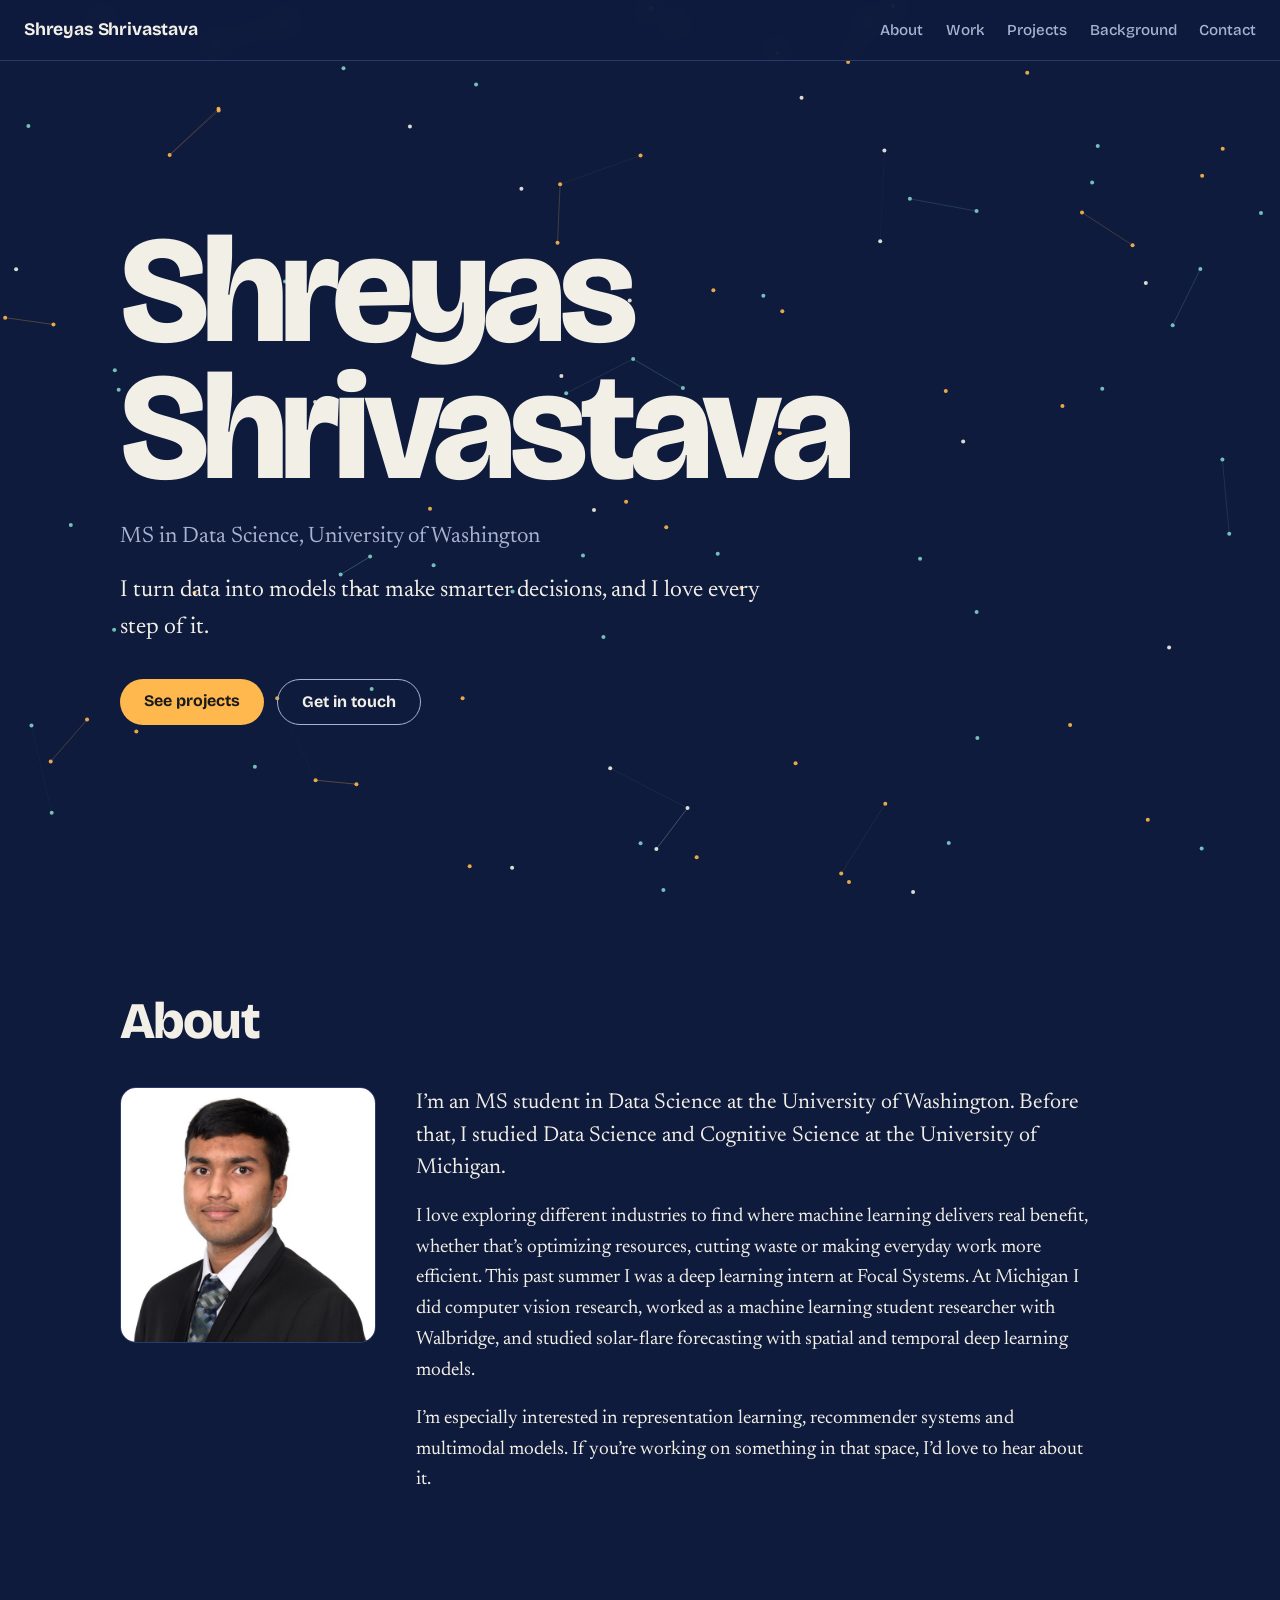
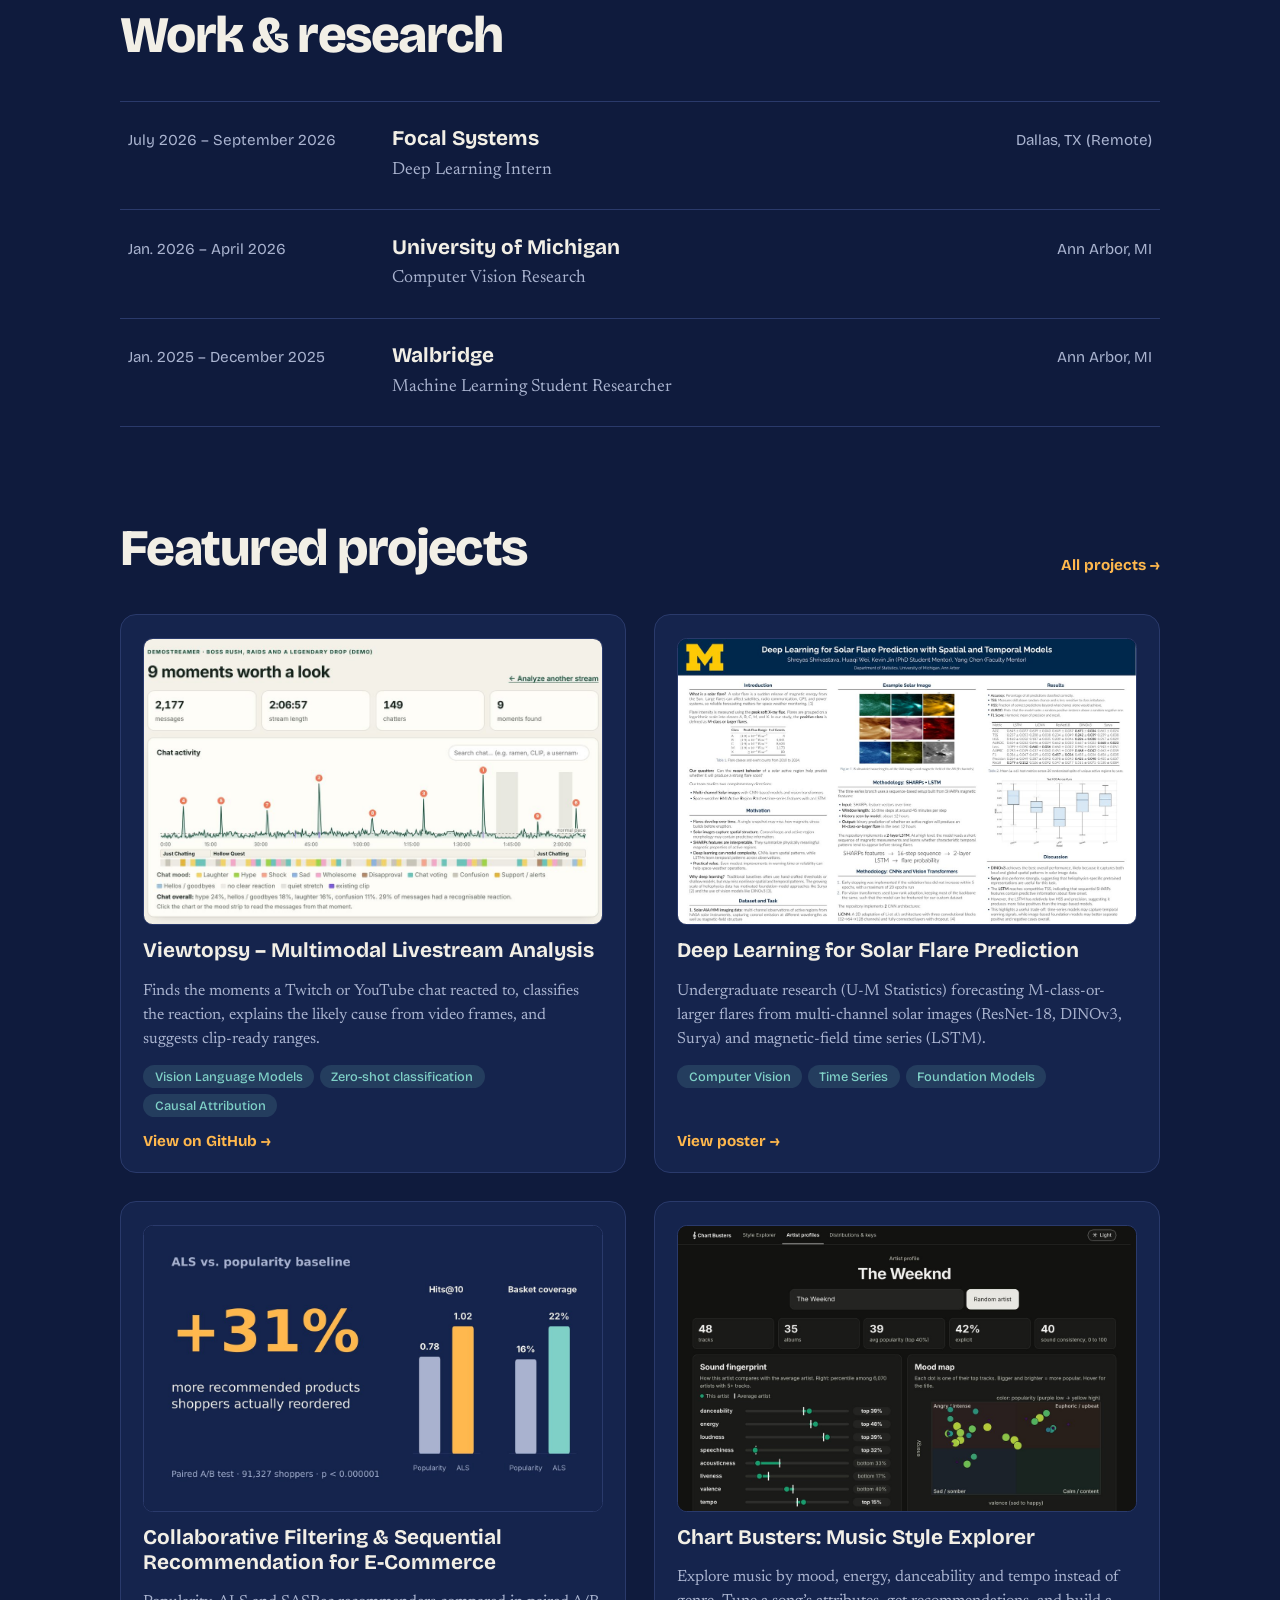
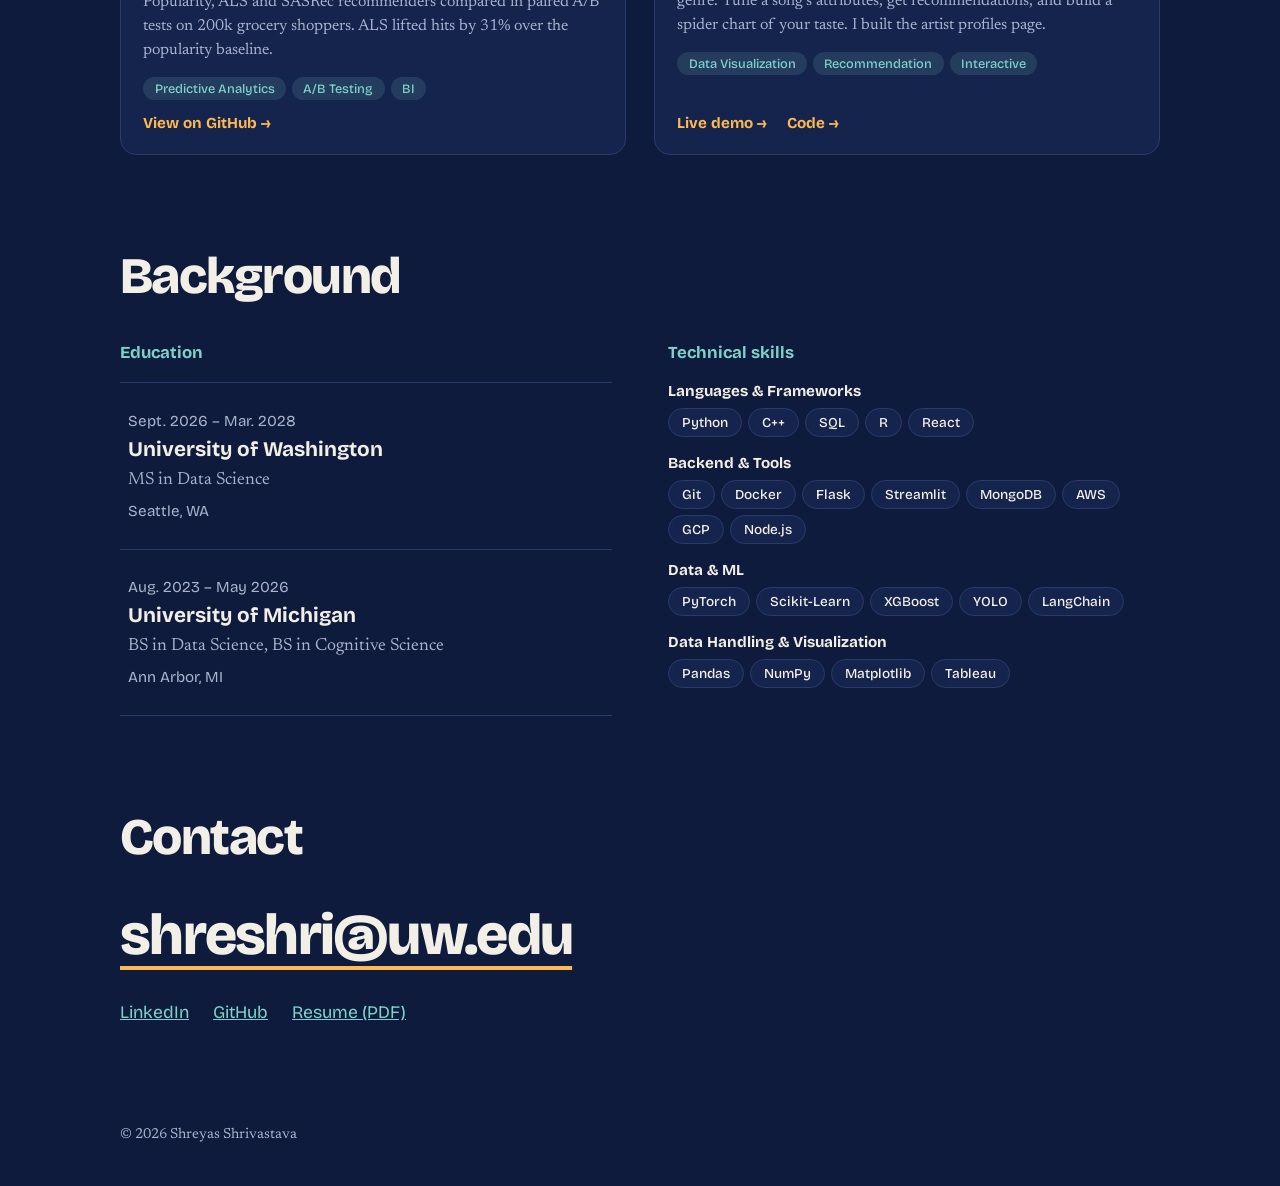
<file: index.html>
<!DOCTYPE html>
<html lang="en">
<head>
<meta charset="utf-8">
<meta name="viewport" content="width=device-width, initial-scale=1">
<title>Shreyas Shrivastava · Data Science &amp; Machine Learning</title>
<meta name="description" content="Shreyas Shrivastava: MS in Data Science student at the University of Washington, working on machine learning, computer vision and recommender systems.">
<meta property="og:title" content="Shreyas Shrivastava">
<meta property="og:description" content="MS in Data Science, University of Washington. Machine learning, computer vision and recommender systems.">
<meta property="og:type" content="website">
<meta property="og:image" content="https://shreyas3303.github.io/personal-website/images/recommender.jpg">
<meta name="theme-color" content="#0f1b3d">
<link rel="icon" href="data:image/svg+xml,%3Csvg xmlns='http://www.w3.org/2000/svg' viewBox='0 0 64 64'%3E%3Crect width='64' height='64' rx='14' fill='%230f1b3d'/%3E%3Ctext x='32' y='45' font-family='Arial,sans-serif' font-weight='800' font-size='38' text-anchor='middle' fill='%23ffb84d'%3ES%3C/text%3E%3C/svg%3E">
<link rel="preconnect" href="https://fonts.googleapis.com">
<link rel="preconnect" href="https://fonts.gstatic.com" crossorigin>
<link href="https://fonts.googleapis.com/css2?family=Bricolage+Grotesque:wght@500;700;800&family=Newsreader:ital,wght@0,400;0,500;1,400&display=swap" rel="stylesheet">
<link rel="stylesheet" href="style.css?v=3">
</head>
<body>

<header class="bar">
  <a class="mark" href="#top">Shreyas Shrivastava</a>
  <nav aria-label="Sections">
    <a href="#about">About</a>
    <a href="#work">Work</a>
    <a href="projects.html">Projects</a>
    <a href="#background">Background</a>
    <a href="#contact">Contact</a>
  </nav>
</header>

<main id="top">

<section class="hero">
  <canvas id="field" aria-hidden="true"></canvas>
  <div class="hero-inner">
    <h1>Shreyas<br>Shrivastava</h1>
    <p class="sub">MS in Data Science, University of Washington</p>
    <p class="intro">I turn data into models that make smarter decisions, and I love every step of it.</p>
    <div class="cta">
      <a class="btn" href="#projects">See projects</a>
      <a class="btn ghost" href="#contact">Get in touch</a>
    </div>
  </div>
</section>

<section id="about" class="wrap">
  <h2>About</h2>
  <div class="about has-photo">
    <img class="photo" src="images/photo.jpg" alt="Shreyas Shrivastava" width="640" height="640">
    <div class="bio">
      <p>I’m an MS student in Data Science at the University of Washington. Before that, I studied Data Science and Cognitive Science at the University of Michigan.</p>
      <p>I love exploring different industries to find where machine learning delivers real benefit, whether that’s optimizing resources, cutting waste or making everyday work more efficient. This past summer I was a deep learning intern at Focal Systems. At Michigan I did computer vision research, worked as a machine learning student researcher with Walbridge, and studied solar-flare forecasting with spatial and temporal deep learning models.</p>
      <p>I’m especially interested in representation learning, recommender systems and multimodal models. If you’re working on something in that space, I’d love to hear about it.</p>
    </div>
  </div>
</section>

<section id="work" class="wrap">
  <h2>Work &amp; research</h2>
  <ul class="rows">
    <li>
      <span class="when">July 2026 – September 2026</span>
      <div><h3>Focal Systems</h3><p>Deep Learning Intern</p></div>
      <span class="where">Dallas, TX (Remote)</span>
    </li>
    <li>
      <span class="when">Jan. 2026 – April 2026</span>
      <div><h3>University of Michigan</h3><p>Computer Vision Research</p></div>
      <span class="where">Ann Arbor, MI</span>
    </li>
    <li>
      <span class="when">Jan. 2025 – December 2025</span>
      <div><h3>Walbridge</h3><p>Machine Learning Student Researcher</p></div>
      <span class="where">Ann Arbor, MI</span>
    </li>
  </ul>
</section>

<section id="projects" class="wrap">
  <div class="sec-head"><h2>Featured projects</h2><a class="more" href="projects.html">All projects <span aria-hidden="true">→</span></a></div>
  <div class="grid">
    <article class="card">
      <a class="shot" href="https://github.com/Shreyas3303/viewtopsy"><img src="images/viewtopsy.jpg" alt="Viewtopsy chat-activity chart with ranked moments and chat mood strip" loading="lazy" width="1200" height="626"></a>
      <h3>Viewtopsy – Multimodal Livestream Analysis</h3>
      <p class="desc">Finds the moments a Twitch or YouTube chat reacted to, classifies the reaction, explains the likely cause from video frames, and suggests clip-ready ranges.</p>
      <ul class="tags"><li>Vision Language Models</li><li>Zero-shot classification</li><li>Causal Attribution</li></ul>
      <a class="more" href="https://github.com/Shreyas3303/viewtopsy">View on GitHub <span aria-hidden="true">→</span></a>
    </article>
    <article class="card">
      <a class="shot" href="https://github.com/Shreyas3303/URPS-2026---Deep-Learning-for-Solar-Flare-Prediction/blob/main/URPS_2026_Poster.pdf"><img src="images/solar-flare.jpg" alt="Research poster: Deep Learning for Solar Flare Prediction with Spatial and Temporal Models" loading="lazy" width="1200" height="895"></a>
      <h3>Deep Learning for Solar Flare Prediction</h3>
      <p class="desc">Undergraduate research (U-M Statistics) forecasting M-class-or-larger flares from multi-channel solar images (ResNet-18, DINOv3, Surya) and magnetic-field time series (LSTM).</p>
      <ul class="tags"><li>Computer Vision</li><li>Time Series</li><li>Foundation Models</li></ul>
      <a class="more" href="https://github.com/Shreyas3303/URPS-2026---Deep-Learning-for-Solar-Flare-Prediction/blob/main/URPS_2026_Poster.pdf">View poster <span aria-hidden="true">→</span></a>
    </article>
    <article class="card">
      <a class="shot" href="https://github.com/Shreyas3303/Recommender-System-A-B-Testing-and-Revenue-Impact-Analysis"><img src="images/recommender.jpg" alt="ALS recommender beats the popularity baseline by 31% on hits" loading="lazy" width="1200" height="750"></a>
      <h3>Collaborative Filtering &amp; Sequential Recommendation for E-Commerce</h3>
      <p class="desc">Popularity, ALS and SASRec recommenders compared in paired A/B tests on 200k grocery shoppers. ALS lifted hits by 31% over the popularity baseline.</p>
      <ul class="tags"><li>Predictive Analytics</li><li>A/B Testing</li><li>BI</li></ul>
      <a class="more" href="https://github.com/Shreyas3303/Recommender-System-A-B-Testing-and-Revenue-Impact-Analysis">View on GitHub <span aria-hidden="true">→</span></a>
    </article>
    <article class="card">
      <a class="shot" href="https://trtr04.github.io/chartbuster/artist-profiles.html"><img src="images/chartbusters.jpg" alt="Chart Busters artist profile page with a sound-fingerprint chart and a mood map of an artist's top tracks" loading="lazy" width="1200" height="750"></a>
      <h3>Chart Busters: Music Style Explorer</h3>
      <p class="desc">Explore music by mood, energy, danceability and tempo instead of genre. Tune a song’s attributes, get recommendations, and build a spider chart of your taste. I built the artist profiles page.</p>
      <ul class="tags"><li>Data Visualization</li><li>Recommendation</li><li>Interactive</li></ul>
      <div class="mini-links"><a class="more" href="https://trtr04.github.io/chartbuster/">Live demo <span aria-hidden="true">→</span></a> <a class="more" href="https://github.com/trtr04/chartbuster">Code <span aria-hidden="true">→</span></a></div>
    </article>
  </div>
</section>

<section id="background" class="wrap">
  <h2>Background</h2>
  <div class="two">
    <div>
      <h3 class="sm">Education</h3>
      <ul class="rows tight">
        <li>
          <span class="when">Sept. 2026 – Mar. 2028</span>
          <div><h3>University of Washington</h3><p>MS in Data Science</p></div>
          <span class="where">Seattle, WA</span>
        </li>
        <li>
          <span class="when">Aug. 2023 – May 2026</span>
          <div><h3>University of Michigan</h3><p>BS in Data Science, BS in Cognitive Science</p></div>
          <span class="where">Ann Arbor, MI</span>
        </li>
      </ul>
    </div>
    <div>
      <h3 class="sm">Technical skills</h3>
      <dl class="skills">
        <dt>Languages &amp; Frameworks</dt>
        <dd><span>Python</span><span>C++</span><span>SQL</span><span>R</span><span>React</span></dd>
        <dt>Backend &amp; Tools</dt>
        <dd><span>Git</span><span>Docker</span><span>Flask</span><span>Streamlit</span><span>MongoDB</span><span>AWS</span><span>GCP</span><span>Node.js</span></dd>
        <dt>Data &amp; ML</dt>
        <dd><span>PyTorch</span><span>Scikit-Learn</span><span>XGBoost</span><span>YOLO</span><span>LangChain</span></dd>
        <dt>Data Handling &amp; Visualization</dt>
        <dd><span>Pandas</span><span>NumPy</span><span>Matplotlib</span><span>Tableau</span></dd>
      </dl>
    </div>
  </div>
</section>

<section id="contact" class="wrap contact">
  <h2>Contact</h2>
  <a class="big" href="mailto:shreshri@uw.edu">shreshri@uw.edu</a>
  <ul class="links">
    <li><a href="https://www.linkedin.com/in/shreyas-shrivastava-589263270">LinkedIn</a></li>
    <li><a href="https://github.com/shreyas3303">GitHub</a></li>
    <li><a href="resume.pdf" target="_blank" rel="noopener">Resume (PDF)</a></li>
  </ul>
</section>

</main>

<footer class="wrap foot">© 2026 Shreyas Shrivastava</footer>

<script>
(function () {
  var c = document.getElementById('field'), x = c.getContext('2d');
  var pts = [], mouse = { x: -999, y: -999 }, w, h, dpr = Math.min(window.devicePixelRatio || 1, 2);
  var still = window.matchMedia('(prefers-reduced-motion: reduce)').matches;
  function size() {
    var r = c.parentElement.getBoundingClientRect();
    w = r.width; h = r.height;
    c.width = w * dpr; c.height = h * dpr; x.setTransform(dpr, 0, 0, dpr, 0, 0);
    var n = Math.round(Math.min(110, w * h / 9000));
    pts = [];
    for (var i = 0; i < n; i++) pts.push({ x: Math.random() * w, y: Math.random() * h,
      vx: (Math.random() - .5) * .25, vy: (Math.random() - .5) * .25, k: i % 5 });
  }
  var cols = ['#ffb84d', '#7fd1c7', '#f2efe6', '#ffb84d', '#7fd1c7'];
  function draw() {
    x.clearRect(0, 0, w, h);
    for (var i = 0; i < pts.length; i++) {
      var p = pts[i];
      if (!still) {
        p.x += p.vx; p.y += p.vy;
        if (p.x < 0 || p.x > w) p.vx *= -1;
        if (p.y < 0 || p.y > h) p.vy *= -1;
        var dx = p.x - mouse.x, dy = p.y - mouse.y, d = dx * dx + dy * dy;
        if (d < 14000) { p.x += dx * .004; p.y += dy * .004; }
      }
      for (var j = i + 1; j < pts.length; j++) {
        var q = pts[j], ax = p.x - q.x, ay = p.y - q.y, dd = ax * ax + ay * ay;
        if (dd < 9000 && p.k === q.k) {
          x.strokeStyle = cols[p.k]; x.globalAlpha = (1 - dd / 9000) * .35;
          x.beginPath(); x.moveTo(p.x, p.y); x.lineTo(q.x, q.y); x.stroke();
        }
      }
      x.globalAlpha = .9; x.fillStyle = cols[p.k];
      x.beginPath(); x.arc(p.x, p.y, 2, 0, 6.283); x.fill();
    }
    if (!still) requestAnimationFrame(draw);
  }
  window.addEventListener('resize', function () { size(); if (still) draw(); });
  c.parentElement.addEventListener('pointermove', function (e) {
    var r = c.getBoundingClientRect(); mouse.x = e.clientX - r.left; mouse.y = e.clientY - r.top;
  });
  size(); draw();
})();
</script>
</body>
</html>
</file>
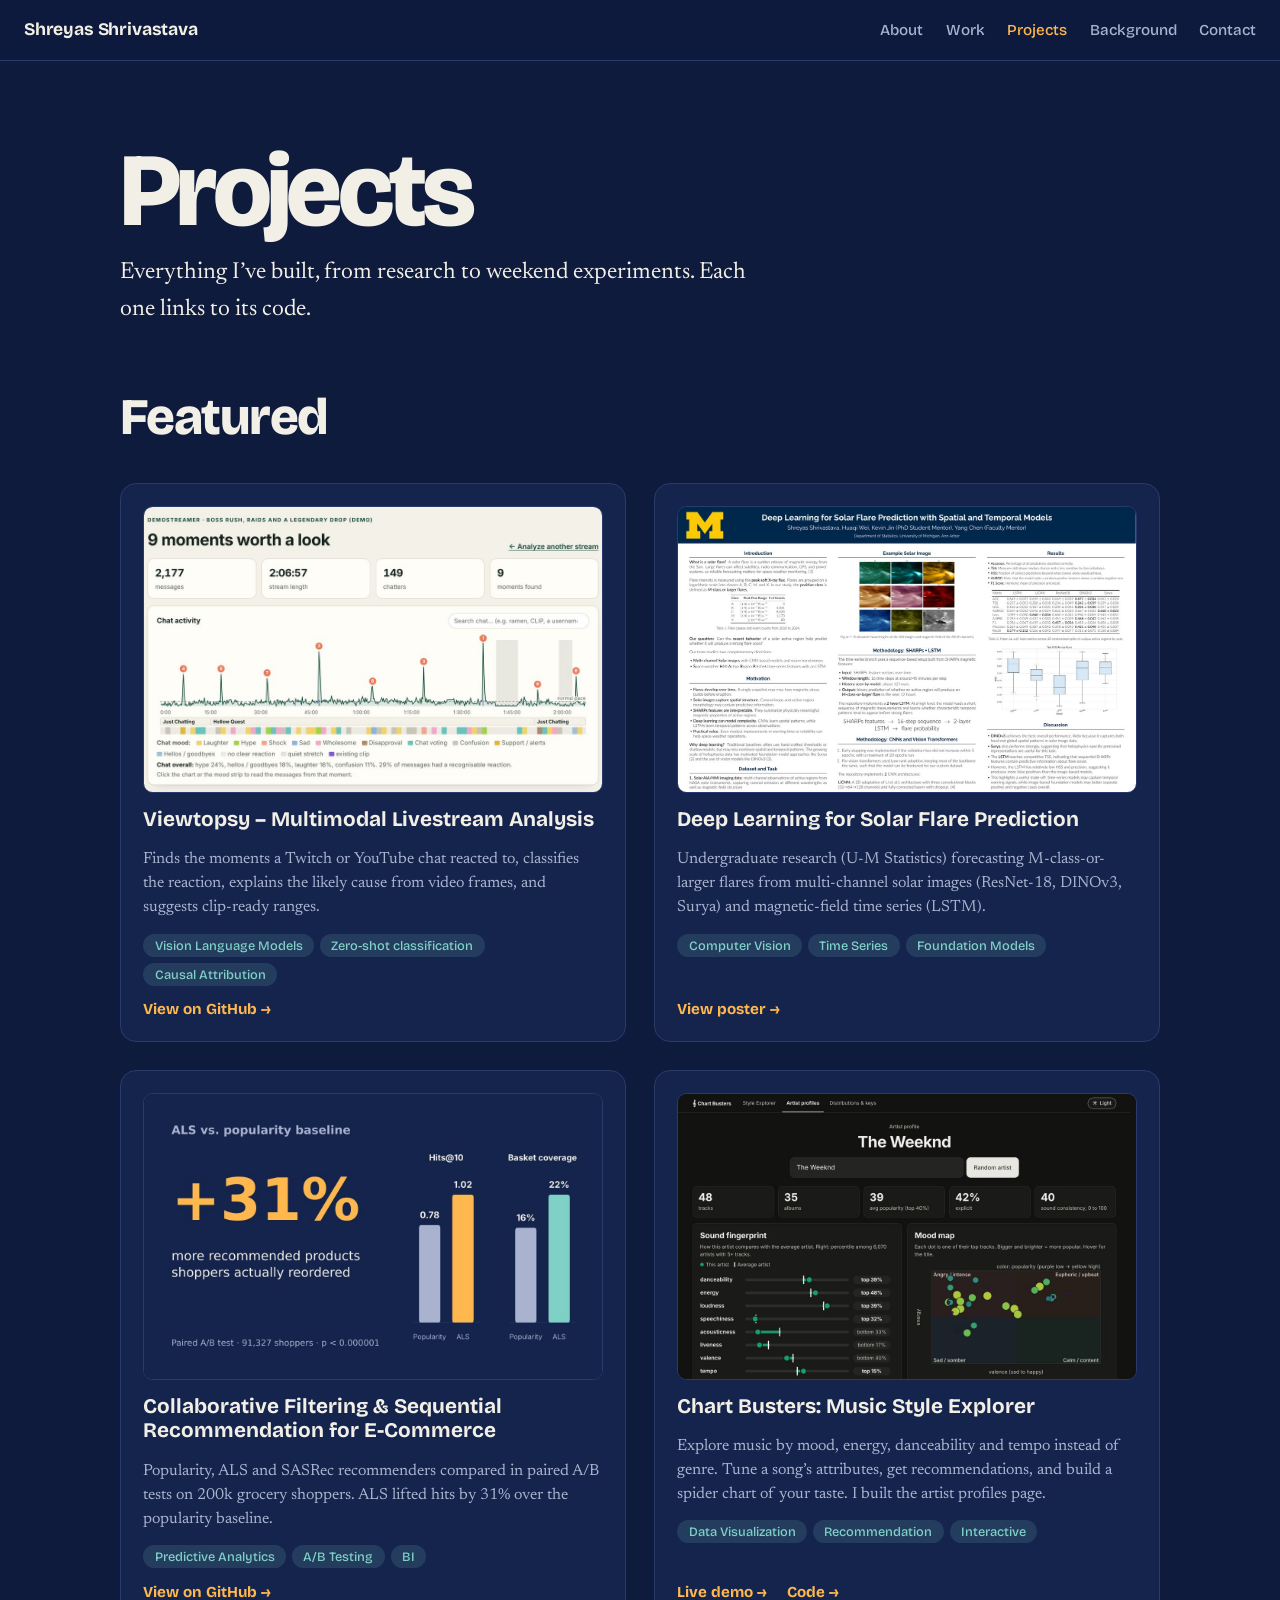
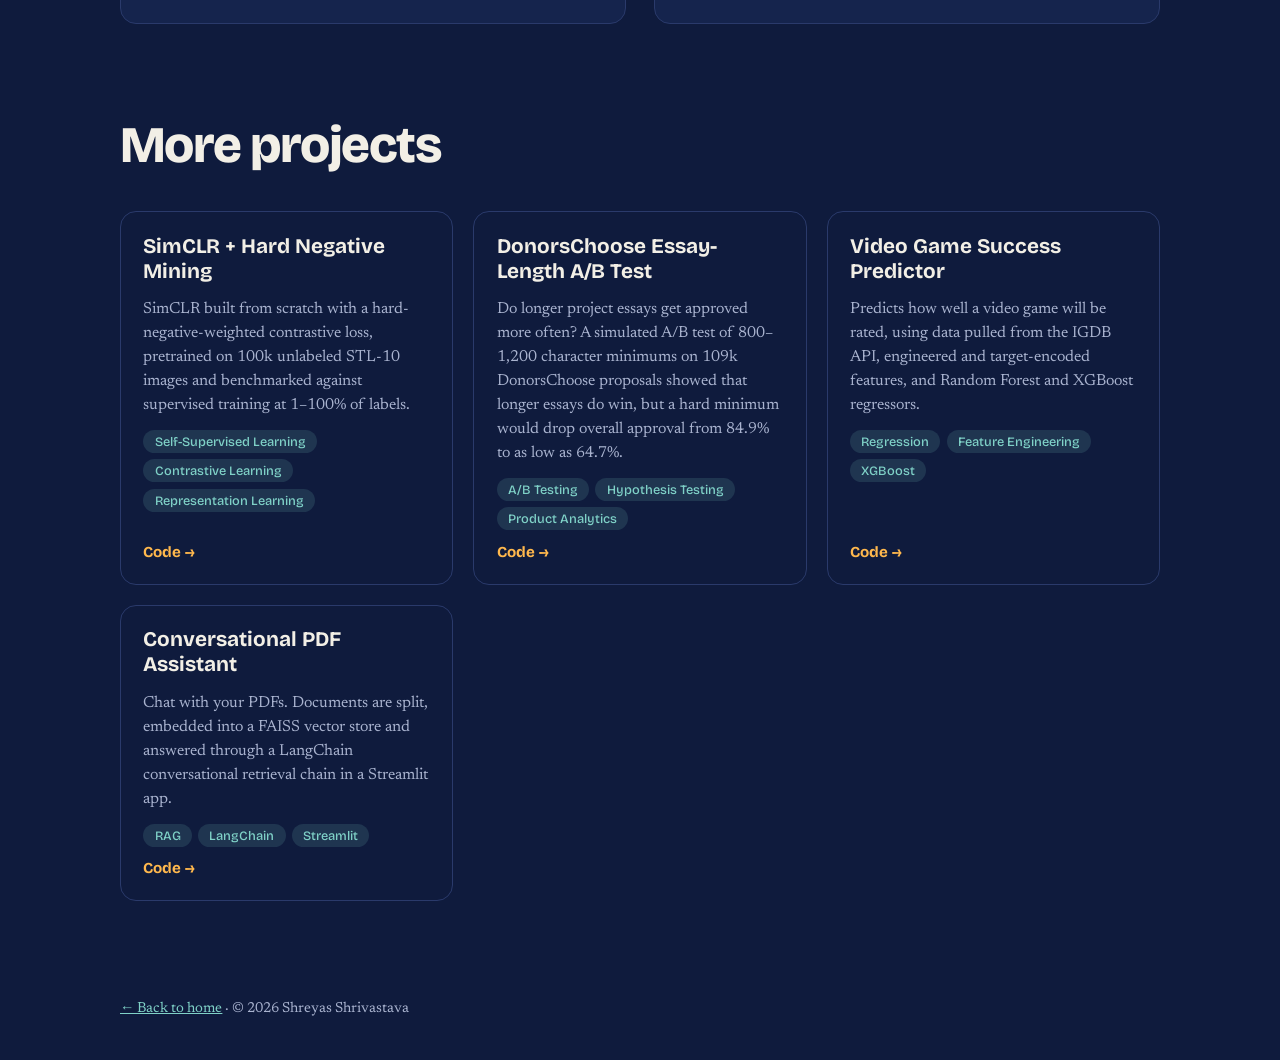
<file: projects.html>
<!DOCTYPE html>
<html lang="en">
<head>
<meta charset="utf-8">
<meta name="viewport" content="width=device-width, initial-scale=1">
<title>Projects · Shreyas Shrivastava</title>
<meta name="description" content="Machine learning and data science projects by Shreyas Shrivastava.">
<meta property="og:title" content="Shreyas Shrivastava">
<meta property="og:description" content="MS in Data Science, University of Washington. Machine learning, computer vision and recommender systems.">
<meta property="og:type" content="website">
<meta property="og:image" content="https://shreyas3303.github.io/personal-website/images/recommender.jpg">
<meta name="theme-color" content="#0f1b3d">
<link rel="icon" href="data:image/svg+xml,%3Csvg xmlns='http://www.w3.org/2000/svg' viewBox='0 0 64 64'%3E%3Crect width='64' height='64' rx='14' fill='%230f1b3d'/%3E%3Ctext x='32' y='45' font-family='Arial,sans-serif' font-weight='800' font-size='38' text-anchor='middle' fill='%23ffb84d'%3ES%3C/text%3E%3C/svg%3E">
<link rel="preconnect" href="https://fonts.googleapis.com">
<link rel="preconnect" href="https://fonts.gstatic.com" crossorigin>
<link href="https://fonts.googleapis.com/css2?family=Bricolage+Grotesque:wght@500;700;800&family=Newsreader:ital,wght@0,400;0,500;1,400&display=swap" rel="stylesheet">
<link rel="stylesheet" href="style.css?v=3">
</head>
<body>

<header class="bar">
  <a class="mark" href="index.html">Shreyas Shrivastava</a>
  <nav aria-label="Sections">
    <a href="index.html#about">About</a>
    <a href="index.html#work">Work</a>
    <a href="projects.html" aria-current="page">Projects</a>
    <a href="index.html#background">Background</a>
    <a href="index.html#contact">Contact</a>
  </nav>
</header>

<main id="top">

<section class="wrap page-head">
  <h1 class="page-title">Projects</h1>
  <p class="intro">Everything I’ve built, from research to weekend experiments. Each one links to its code.</p>
</section>

<section class="wrap tight-top" aria-labelledby="featured">
  <h2 id="featured">Featured</h2>
  <div class="grid">
    <article class="card">
      <a class="shot" href="https://github.com/Shreyas3303/viewtopsy"><img src="images/viewtopsy.jpg" alt="Viewtopsy chat-activity chart with ranked moments and chat mood strip" loading="lazy" width="1200" height="626"></a>
      <h3>Viewtopsy – Multimodal Livestream Analysis</h3>
      <p class="desc">Finds the moments a Twitch or YouTube chat reacted to, classifies the reaction, explains the likely cause from video frames, and suggests clip-ready ranges.</p>
      <ul class="tags"><li>Vision Language Models</li><li>Zero-shot classification</li><li>Causal Attribution</li></ul>
      <a class="more" href="https://github.com/Shreyas3303/viewtopsy">View on GitHub <span aria-hidden="true">→</span></a>
    </article>
    <article class="card">
      <a class="shot" href="https://github.com/Shreyas3303/URPS-2026---Deep-Learning-for-Solar-Flare-Prediction/blob/main/URPS_2026_Poster.pdf"><img src="images/solar-flare.jpg" alt="Research poster: Deep Learning for Solar Flare Prediction with Spatial and Temporal Models" loading="lazy" width="1200" height="895"></a>
      <h3>Deep Learning for Solar Flare Prediction</h3>
      <p class="desc">Undergraduate research (U-M Statistics) forecasting M-class-or-larger flares from multi-channel solar images (ResNet-18, DINOv3, Surya) and magnetic-field time series (LSTM).</p>
      <ul class="tags"><li>Computer Vision</li><li>Time Series</li><li>Foundation Models</li></ul>
      <a class="more" href="https://github.com/Shreyas3303/URPS-2026---Deep-Learning-for-Solar-Flare-Prediction/blob/main/URPS_2026_Poster.pdf">View poster <span aria-hidden="true">→</span></a>
    </article>
    <article class="card">
      <a class="shot" href="https://github.com/Shreyas3303/Recommender-System-A-B-Testing-and-Revenue-Impact-Analysis"><img src="images/recommender.jpg" alt="ALS recommender beats the popularity baseline by 31% on hits" loading="lazy" width="1200" height="750"></a>
      <h3>Collaborative Filtering &amp; Sequential Recommendation for E-Commerce</h3>
      <p class="desc">Popularity, ALS and SASRec recommenders compared in paired A/B tests on 200k grocery shoppers. ALS lifted hits by 31% over the popularity baseline.</p>
      <ul class="tags"><li>Predictive Analytics</li><li>A/B Testing</li><li>BI</li></ul>
      <a class="more" href="https://github.com/Shreyas3303/Recommender-System-A-B-Testing-and-Revenue-Impact-Analysis">View on GitHub <span aria-hidden="true">→</span></a>
    </article>
    <article class="card">
      <a class="shot" href="https://trtr04.github.io/chartbuster/artist-profiles.html"><img src="images/chartbusters.jpg" alt="Chart Busters artist profile page with a sound-fingerprint chart and a mood map of an artist's top tracks" loading="lazy" width="1200" height="750"></a>
      <h3>Chart Busters: Music Style Explorer</h3>
      <p class="desc">Explore music by mood, energy, danceability and tempo instead of genre. Tune a song’s attributes, get recommendations, and build a spider chart of your taste. I built the artist profiles page.</p>
      <ul class="tags"><li>Data Visualization</li><li>Recommendation</li><li>Interactive</li></ul>
      <div class="mini-links"><a class="more" href="https://trtr04.github.io/chartbuster/">Live demo <span aria-hidden="true">→</span></a> <a class="more" href="https://github.com/trtr04/chartbuster">Code <span aria-hidden="true">→</span></a></div>
    </article>
  </div>
</section>

<section class="wrap" aria-labelledby="more">
  <h2 id="more">More projects</h2>
  <div class="minis">
    <article class="mini">
      <h3>SimCLR + Hard Negative Mining</h3>
      <p class="desc">SimCLR built from scratch with a hard-negative-weighted contrastive loss, pretrained on 100k unlabeled STL-10 images and benchmarked against supervised training at 1–100% of labels.</p>
      <ul class="tags"><li>Self-Supervised Learning</li><li>Contrastive Learning</li><li>Representation Learning</li></ul>
      <div class="mini-links"><a class="more" href="https://github.com/Shreyas3303/contrastive-learning-negative-mining">Code <span aria-hidden="true">→</span></a></div>
    </article>
    <article class="mini">
      <h3>DonorsChoose Essay-Length A/B Test</h3>
      <p class="desc">Do longer project essays get approved more often? A simulated A/B test of 800–1,200 character minimums on 109k DonorsChoose proposals showed that longer essays do win, but a hard minimum would drop overall approval from 84.9% to as low as 64.7%.</p>
      <ul class="tags"><li>A/B Testing</li><li>Hypothesis Testing</li><li>Product Analytics</li></ul>
      <div class="mini-links"><a class="more" href="https://github.com/Shreyas3303/donors_choose_ab_testing">Code <span aria-hidden="true">→</span></a></div>
    </article>
    <article class="mini">
      <h3>Video Game Success Predictor</h3>
      <p class="desc">Predicts how well a video game will be rated, using data pulled from the IGDB API, engineered and target-encoded features, and Random Forest and XGBoost regressors.</p>
      <ul class="tags"><li>Regression</li><li>Feature Engineering</li><li>XGBoost</li></ul>
      <div class="mini-links"><a class="more" href="https://github.com/Shreyas3303/video-game-success-predictor">Code <span aria-hidden="true">→</span></a></div>
    </article>
    <article class="mini">
      <h3>Conversational PDF Assistant</h3>
      <p class="desc">Chat with your PDFs. Documents are split, embedded into a FAISS vector store and answered through a LangChain conversational retrieval chain in a Streamlit app.</p>
      <ul class="tags"><li>RAG</li><li>LangChain</li><li>Streamlit</li></ul>
      <div class="mini-links"><a class="more" href="https://github.com/adityamu2706/LLM">Code <span aria-hidden="true">→</span></a></div>
    </article>
  </div>
</section>

</main>

<footer class="wrap foot"><a href="index.html">← Back to home</a> · © 2026 Shreyas Shrivastava</footer>
</body>
</html>
</file>
<file: style.css>
:root{--bg:#0f1b3d;--bg2:#15244d;--fg:#f2efe6;--muted:#a9b3cf;--amber:#ffb84d;--teal:#7fd1c7;--rule:#2a3a6b;
--head:"Bricolage Grotesque",system-ui,sans-serif;--body:"Newsreader",Georgia,serif}
*{box-sizing:border-box}
html{scroll-behavior:smooth;scroll-padding-top:4.5rem}
@media (prefers-reduced-motion:reduce){html{scroll-behavior:auto}}
body{margin:0;background:var(--bg);color:var(--fg);font:1.1rem/1.6 var(--body)}
a{color:inherit}
a:focus-visible,.btn:focus-visible{outline:2px solid var(--amber);outline-offset:3px}
.wrap{max-width:68rem;margin:0 auto;padding:6rem 1.5rem 0}

.bar{position:fixed;inset:0 0 auto 0;z-index:10;display:flex;justify-content:space-between;align-items:center;
padding:1rem 1.5rem;background:rgba(15,27,61,.82);backdrop-filter:blur(8px);border-bottom:1px solid var(--rule);font-family:var(--head)}
.mark{font-weight:700;text-decoration:none;letter-spacing:-.01em}
nav{display:flex;gap:1.4rem;font-size:.95rem;font-weight:500}
nav a{text-decoration:none;color:var(--muted);transition:color .2s}
nav a:hover,nav a[aria-current]{color:var(--amber)}

.hero{position:relative;min-height:100vh;display:flex;align-items:center;overflow:hidden}
#field{position:absolute;inset:0;width:100%;height:100%}
.hero-inner{position:relative;max-width:68rem;margin:0 auto;padding:7rem 1.5rem 4rem;width:100%;pointer-events:none}
.hero-inner a{pointer-events:auto}
h1{font:800 clamp(3.4rem,13vw,9.5rem)/.9 var(--head);letter-spacing:-.045em;margin:0 0 1.5rem}
.sub{font-size:1.4rem;color:var(--muted);margin:0 0 1rem}
.cta{display:flex;gap:.8rem;flex-wrap:wrap;margin-top:2rem}
.btn{font:700 1rem var(--head);text-decoration:none;padding:.8rem 1.5rem;border-radius:2rem;background:var(--amber);color:#1a1a1a;transition:transform .15s}
.btn:hover{transform:translateY(-2px)}
.btn.ghost{background:none;color:var(--fg);border:1.5px solid var(--muted)}

h2{font:800 clamp(2rem,5vw,3.2rem)/1 var(--head);letter-spacing:-.03em;margin:0 0 2.5rem}
h3{font:700 1.3rem/1.2 var(--head);margin:0}
h3.sm{font-size:1.05rem;color:var(--teal);margin-bottom:1.2rem}

.ph{border:2px dashed var(--muted);border-radius:.6rem;color:var(--muted);font-family:var(--head);font-size:.95rem;
display:flex;align-items:center;justify-content:center;text-align:center;padding:1rem;background:rgba(255,255,255,.03)}
.ph-inline{display:inline-flex;padding:.3rem .9rem;border-radius:2rem;font-size:.85rem;pointer-events:auto}
.ph-photo{aspect-ratio:1;max-width:16rem;width:100%}
.ph-text{min-height:10rem;font-family:var(--body);font-size:1.1rem;font-style:italic}
.ph-shot{aspect-ratio:16/10;margin-bottom:1.2rem}

.intro{font-size:clamp(1.15rem,2.2vw,1.45rem);max-width:40rem;margin:0}
.about{display:grid;grid-template-columns:1fr;gap:2.5rem;align-items:start}
.about.has-photo{grid-template-columns:16rem 1fr}
.photo{width:100%;height:auto;aspect-ratio:1;object-fit:cover;border-radius:1rem;border:1px solid var(--rule)}
@media (max-width:52rem){.photo{max-width:14rem}}
.bio{max-width:42rem;font-size:1.2rem}
.bio p{margin:0 0 1.1rem}
.bio p:first-child{font-size:1.35rem;line-height:1.5}

.rows{list-style:none;margin:0;padding:0;border-top:1px solid var(--rule)}
.rows li{display:grid;grid-template-columns:15rem 1fr auto;gap:1.5rem;align-items:baseline;padding:1.6rem .5rem;border-bottom:1px solid var(--rule);transition:background .2s,padding .2s}
.rows li:hover{background:var(--bg2);padding-left:1.2rem}
.rows p{margin:.2rem 0 0;color:var(--muted)}
.when,.where{font-family:var(--head);font-size:.95rem;color:var(--muted)}
.where{text-align:right}
.rows.tight li{grid-template-columns:1fr;gap:.3rem}
.rows.tight .where{text-align:left}

.grid{display:grid;grid-template-columns:repeat(2,1fr);gap:1.75rem}
@media (max-width:44rem){.grid{grid-template-columns:1fr}}
.card{background:var(--bg2);border:1px solid var(--rule);border-radius:1rem;padding:1.4rem;transition:transform .2s,border-color .2s;display:flex;flex-direction:column;gap:.9rem}
.card:hover{transform:translateY(-4px);border-color:var(--amber)}
.shot{display:block;aspect-ratio:16/10;border-radius:.6rem;overflow:hidden;background:#0b1430;border:1px solid var(--rule)}
.shot img{width:100%;height:100%;object-fit:cover;object-position:top;display:block;transition:transform .35s}
.shot.fit{background:#fff}.shot.fit img{object-fit:contain;object-position:center}
.card:hover .shot img{transform:scale(1.03)}
.desc{margin:0;color:var(--muted);font-size:1rem;line-height:1.5}
.more{margin-top:auto;font:700 .95rem var(--head);color:var(--amber);text-decoration:none}
.more:hover{text-decoration:underline}
.ph-card{border-style:dashed;justify-content:center;align-items:center;min-height:14rem;background:none}
.ph-card:hover{transform:none;border-color:var(--rule)}
.ph-card .ph{border:0;background:none}
.tags{list-style:none;margin:0;padding:0;display:flex;flex-wrap:wrap;gap:.4rem}
.tags li{font:500 .8rem var(--head);padding:.25rem .7rem;border-radius:2rem;background:rgba(127,209,199,.14);color:var(--teal)}
.card .ph-inline{align-self:flex-start;margin-top:auto}

.two{display:grid;grid-template-columns:1fr 1fr;gap:3.5rem}
.skills{margin:0}
.skills dt{font:700 .95rem var(--head);margin-top:1.1rem}
.skills dd{margin:.5rem 0 0;display:flex;flex-wrap:wrap;gap:.4rem}
.skills span{font:500 .85rem var(--head);padding:.3rem .8rem;border:1px solid var(--rule);border-radius:2rem;background:var(--bg2)}

.contact .big{display:inline-block;font:800 clamp(1.6rem,6vw,3.6rem)/1.1 var(--head);letter-spacing:-.03em;text-decoration-color:var(--amber);text-decoration-thickness:4px;text-underline-offset:.2em}
.contact .big:hover{color:var(--amber)}
.links{list-style:none;padding:0;margin:2rem 0 0;display:flex;gap:1.5rem;flex-wrap:wrap;font-family:var(--head);align-items:center}
.links a{color:var(--teal)}
.foot{padding-top:6rem;padding-bottom:2.5rem;color:var(--muted);font-size:.9rem}

@media (max-width:52rem){
 nav{gap:.9rem;font-size:.85rem}.mark{display:none}.bar{justify-content:center}
 .about,.about.has-photo,.two{grid-template-columns:1fr}
 .rows li{grid-template-columns:1fr;gap:.3rem}.where{text-align:left}
}

.sec-head{display:flex;justify-content:space-between;align-items:baseline;gap:1rem;flex-wrap:wrap;margin-bottom:2.5rem}
.sec-head h2{margin:0}
.page-head{padding-top:9rem}
.page-title{font-size:clamp(3rem,10vw,6.5rem);margin-bottom:1rem}
.tight-top{padding-top:4rem}
.minis{display:grid;grid-template-columns:repeat(auto-fill,minmax(20rem,1fr));gap:1.25rem}
.mini{border:1px solid var(--rule);border-radius:1rem;padding:1.4rem;display:flex;flex-direction:column;gap:.8rem;transition:border-color .2s,background .2s}
.mini:hover{border-color:var(--amber);background:var(--bg2)}
.mini-links{display:flex;gap:1.2rem;margin-top:auto;flex-wrap:wrap}
.foot a{color:var(--teal)}
</file>
